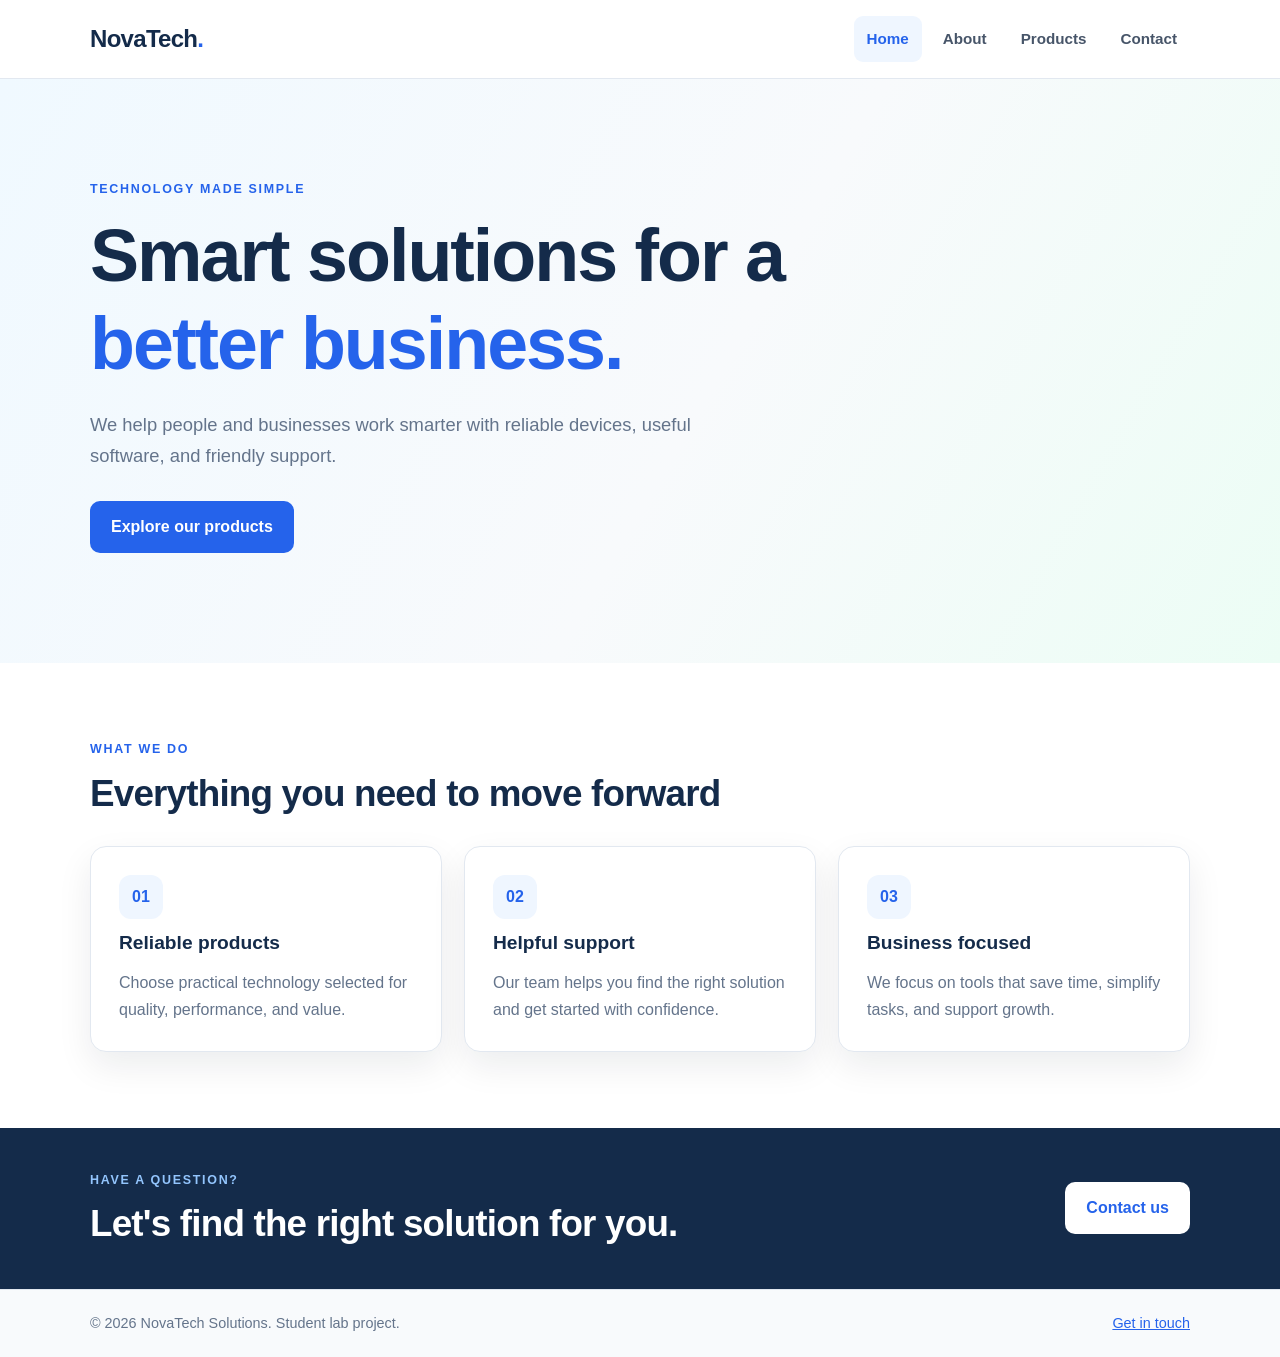
<file: index.html>
<!DOCTYPE html>
<html lang="en">
<head>
  <meta charset="UTF-8">
  <meta name="viewport" content="width=device-width, initial-scale=1.0">
  <meta name="description" content="Welcome to NovaTech Solutions, practical technology for modern businesses.">
  <title>Home | NovaTech Solutions</title>
  <link rel="stylesheet" href="style.css">
</head>
<body>
  <header class="site-header">
    <div class="container header-inner">
      <a class="logo" href="index.html">NovaTech<span>.</span></a>
      <nav aria-label="Main navigation">
        <ul class="nav-list">
          <li><a href="index.html" aria-current="page">Home</a></li>
          <li><a href="about.html">About</a></li>
          <li><a href="products.html">Products</a></li>
          <li><a href="contact.html">Contact</a></li>
        </ul>
      </nav>
    </div>
  </header>

  <main>
    <section class="hero">
      <div class="container hero-content">
        <p class="eyebrow">Technology made simple</p>
        <h1>Smart solutions for a <span>better business.</span></h1>
        <p class="hero-copy">We help people and businesses work smarter with reliable devices, useful software, and friendly support.</p>
        <a class="button" href="products.html">Explore our products</a>
      </div>
    </section>

    <section class="section container">
      <div class="section-heading">
        <p class="eyebrow">What we do</p>
        <h2>Everything you need to move forward</h2>
      </div>
      <div class="cards">
        <article class="card">
          <div class="card-icon" aria-hidden="true">01</div>
          <h3>Reliable products</h3>
          <p>Choose practical technology selected for quality, performance, and value.</p>
        </article>
        <article class="card">
          <div class="card-icon" aria-hidden="true">02</div>
          <h3>Helpful support</h3>
          <p>Our team helps you find the right solution and get started with confidence.</p>
        </article>
        <article class="card">
          <div class="card-icon" aria-hidden="true">03</div>
          <h3>Business focused</h3>
          <p>We focus on tools that save time, simplify tasks, and support growth.</p>
        </article>
      </div>
    </section>
    <section class="cta-band">
      <div class="container cta-inner">
        <div>
          <p class="eyebrow">Have a question?</p>
          <h2>Let's find the right solution for you.</h2>
        </div>
        <a class="button button-light" href="contact.html">Contact us</a>
      </div>
    </section>
  </main>

  <footer class="site-footer">
    <div class="container footer-inner">
      <p>© 2026 NovaTech Solutions. Student lab project.</p>
      <p><a href="contact.html">Get in touch</a></p>
    </div>
  </footer>
</body>
</html>
</file>
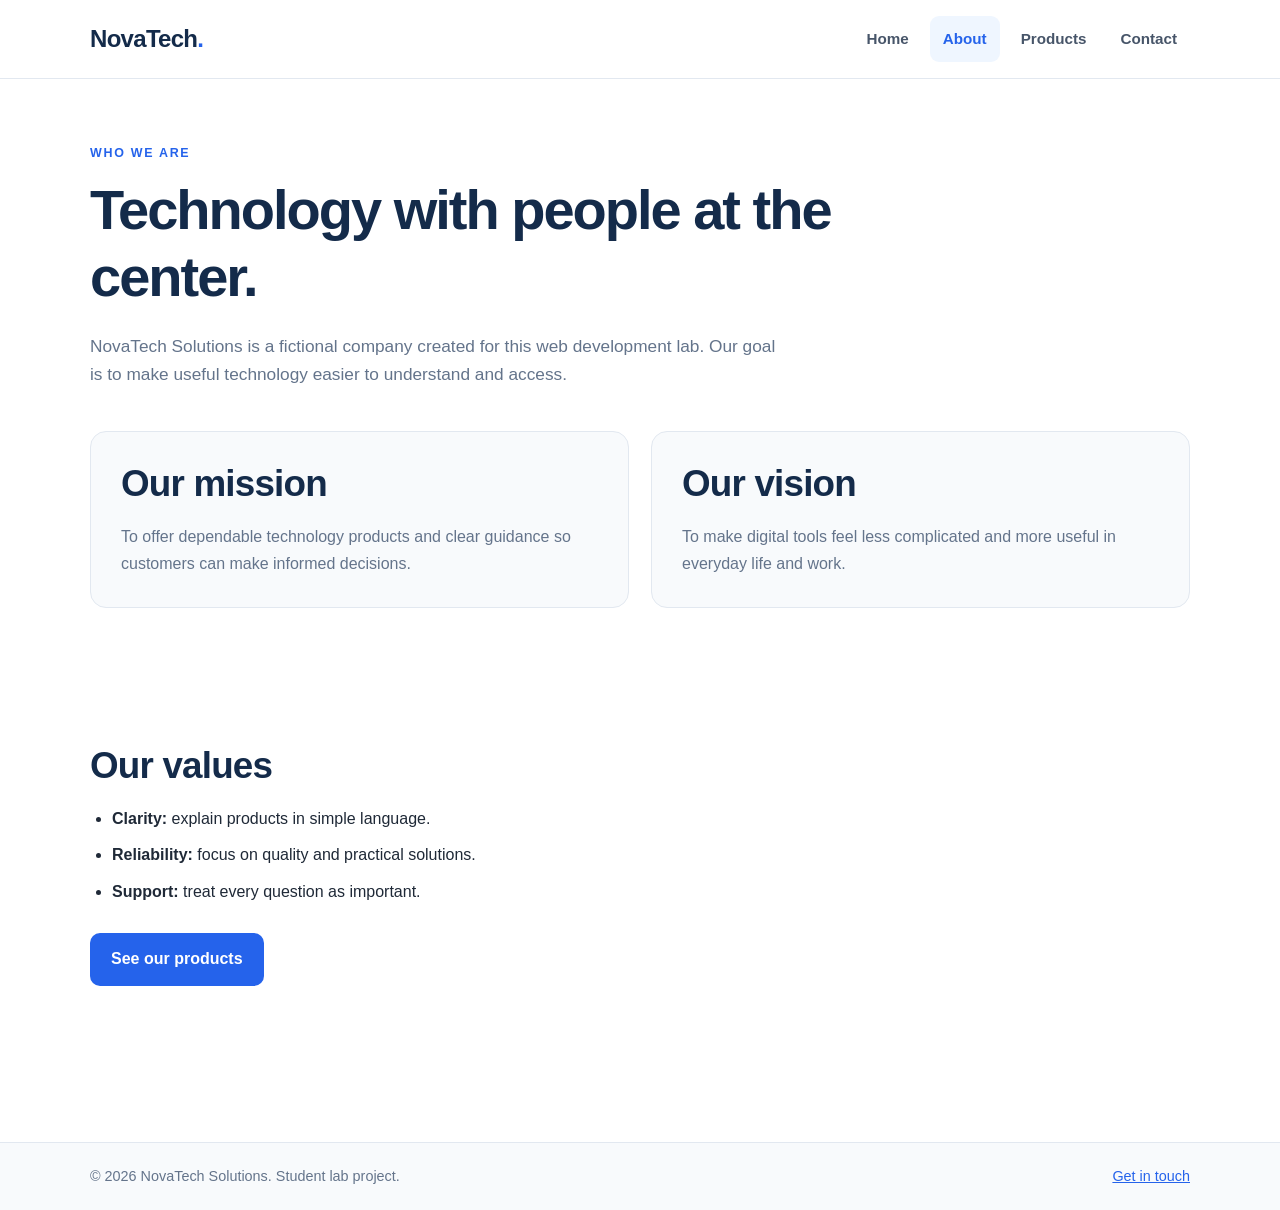
<file: about.html>
<!DOCTYPE html>
<html lang="en">
<head>
  <meta charset="UTF-8">
  <meta name="viewport" content="width=device-width, initial-scale=1.0">
  <meta name="description" content="Learn about NovaTech Solutions and our mission.">
  <title>About | NovaTech Solutions</title>
  <link rel="stylesheet" href="style.css">
</head>
<body>
  <header class="site-header">
    <div class="container header-inner">
      <a class="logo" href="index.html">NovaTech<span>.</span></a>
      <nav aria-label="Main navigation">
        <ul class="nav-list">
          <li><a href="index.html">Home</a></li>
          <li><a href="about.html" aria-current="page">About</a></li>
          <li><a href="products.html">Products</a></li>
          <li><a href="contact.html">Contact</a></li>
        </ul>
      </nav>
    </div>
  </header>

  <main class="container page-main">
    <section class="page-intro">
      <p class="eyebrow">Who we are</p>
      <h1>Technology with people at the center.</h1>
      <p>NovaTech Solutions is a fictional company created for this web development lab. Our goal is to make useful technology easier to understand and access.</p>
    </section>

    <section class="about-grid">
      <article class="info-panel">
        <h2>Our mission</h2>
        <p>To offer dependable technology products and clear guidance so customers can make informed decisions.</p>
      </article>
      <article class="info-panel">
        <h2>Our vision</h2>
        <p>To make digital tools feel less complicated and more useful in everyday life and work.</p>
      </article>
    </section>

    <section class="section">
      <h2>Our values</h2>
      <ul class="value-list">
        <li><strong>Clarity:</strong> explain products in simple language.</li>
        <li><strong>Reliability:</strong> focus on quality and practical solutions.</li>
        <li><strong>Support:</strong> treat every question as important.</li>
      </ul>
      <a class="button" href="products.html">See our products</a>
    </section>
  </main>

  <footer class="site-footer">
    <div class="container footer-inner">
      <p>© 2026 NovaTech Solutions. Student lab project.</p>
      <p><a href="contact.html">Get in touch</a></p>
    </div>
  </footer>
</body>
</html>
</file>
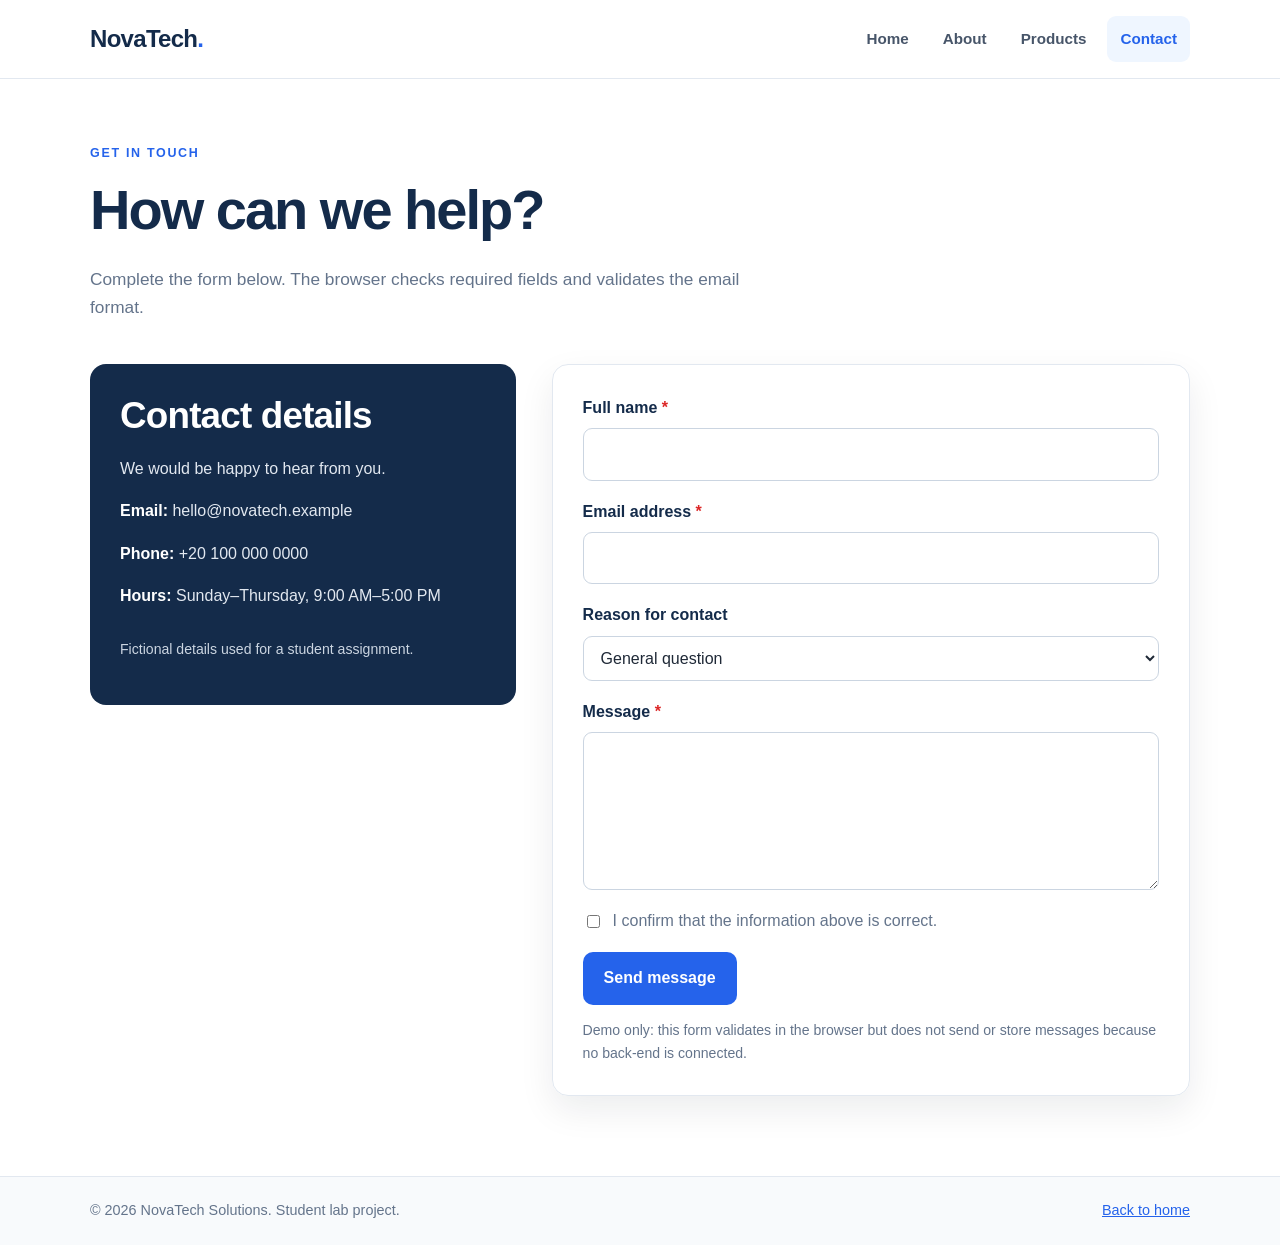
<file: contact.html>
<!DOCTYPE html>
<html lang="en">
<head>
  <meta charset="UTF-8">
  <meta name="viewport" content="width=device-width, initial-scale=1.0">
  <meta name="description" content="Contact NovaTech Solutions.">
  <title>Contact | NovaTech Solutions</title>
  <link rel="stylesheet" href="style.css">
</head>
<body>
  <header class="site-header">
    <div class="container header-inner">
      <a class="logo" href="index.html">NovaTech<span>.</span></a>
      <nav aria-label="Main navigation">
        <ul class="nav-list">
          <li><a href="index.html">Home</a></li>
          <li><a href="about.html">About</a></li>
          <li><a href="products.html">Products</a></li>
          <li><a href="contact.html" aria-current="page">Contact</a></li>
        </ul>
      </nav>
    </div>
  </header>

  <main class="container page-main">
    <section class="page-intro">
      <p class="eyebrow">Get in touch</p>
      <h1>How can we help?</h1>
      <p>Complete the form below. The browser checks required fields and validates the email format.</p>
    </section>

    <section class="contact-layout">
      <div class="contact-details">
        <h2>Contact details</h2>
        <p>We would be happy to hear from you.</p>
        <p><strong>Email:</strong> hello@novatech.example</p>
        <p><strong>Phone:</strong> +20 100 000 0000</p>
        <p><strong>Hours:</strong> Sunday–Thursday, 9:00 AM–5:00 PM</p>
        <p class="small-note">Fictional details used for a student assignment.</p>
      </div>

      <form class="contact-form" action="#" method="post">
        <div class="form-row">
          <label for="full-name">Full name <span aria-hidden="true">*</span></label>
          <input type="text" id="full-name" name="full-name" autocomplete="name" minlength="2" maxlength="80" required>
        </div>
        <div class="form-row">
          <label for="email">Email address <span aria-hidden="true">*</span></label>
          <input type="email" id="email" name="email" autocomplete="email" required>
        </div>
        <div class="form-row">
          <label for="topic">Reason for contact</label>
          <select id="topic" name="topic">
            <option value="general">General question</option>
            <option value="product">Product information</option>
            <option value="support">Technical support</option>
          </select>
        </div>
        <div class="form-row">
          <label for="message">Message <span aria-hidden="true">*</span></label>
          <textarea id="message" name="message" rows="5" minlength="10" maxlength="1000" required></textarea>
        </div>
        <div class="form-row checkbox-row">
          <input type="checkbox" id="consent" name="consent" required>
          <label for="consent">I confirm that the information above is correct.</label>
        </div>
        <button class="button" type="submit">Send message</button>
        <p class="small-note">Demo only: this form validates in the browser but does not send or store messages because no back-end is connected.</p>
      </form>
    </section>
  </main>

  <footer class="site-footer">
    <div class="container footer-inner">
      <p>© 2026 NovaTech Solutions. Student lab project.</p>
      <p><a href="index.html">Back to home</a></p>
    </div>
  </footer>
</body>
</html>
</file>
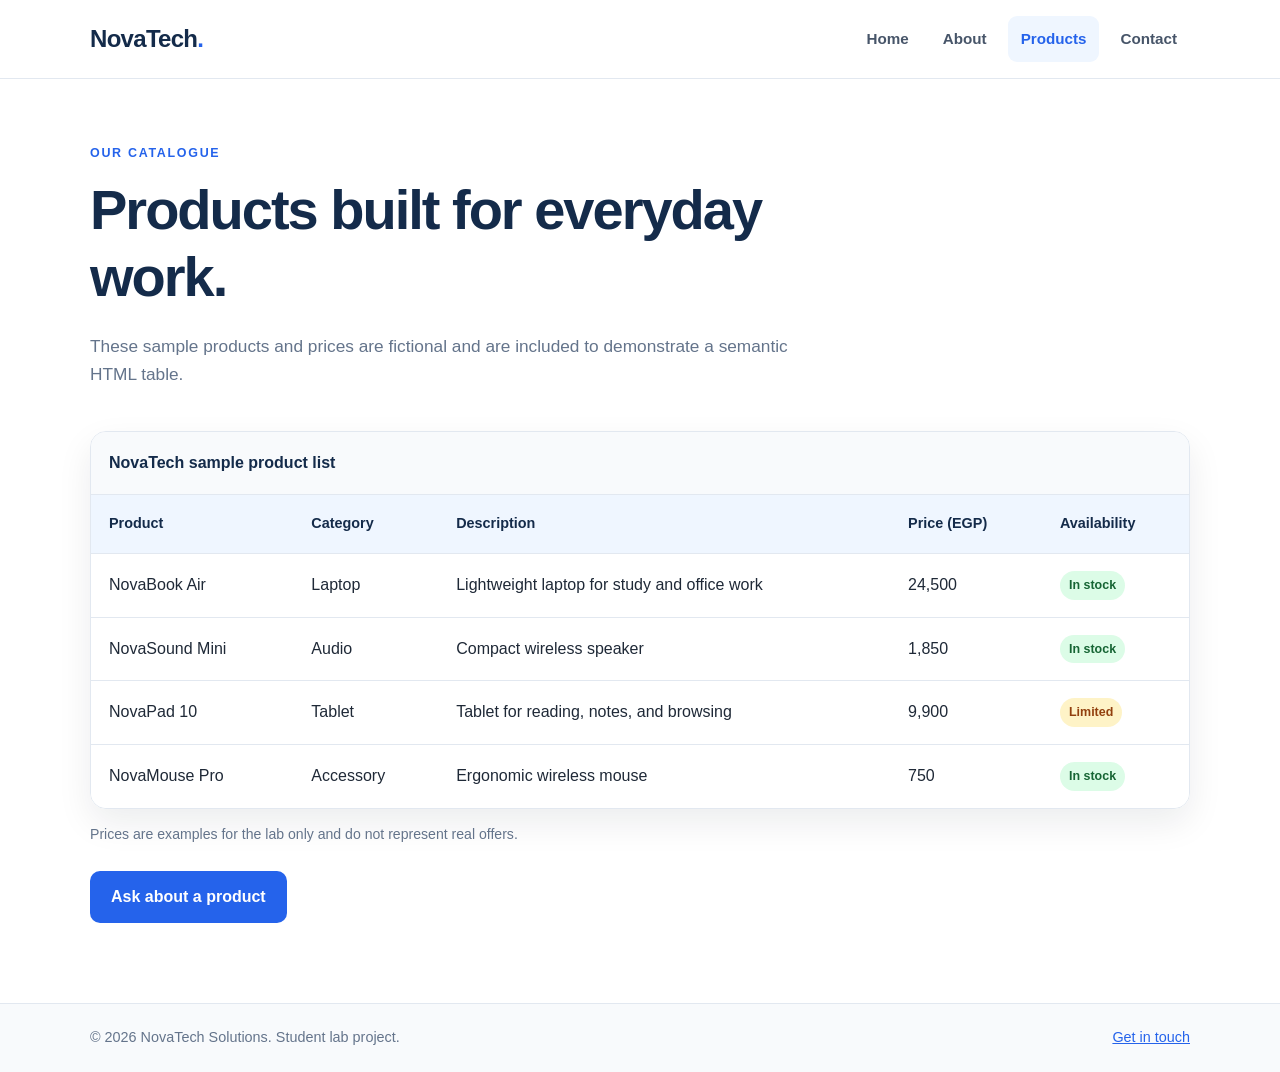
<file: products.html>
<!DOCTYPE html>
<html lang="en">
<head>
  <meta charset="UTF-8">
  <meta name="viewport" content="width=device-width, initial-scale=1.0">
  <meta name="description" content="Browse example products from NovaTech Solutions.">
  <title>Products | NovaTech Solutions</title>
  <link rel="stylesheet" href="style.css">
</head>
<body>
  <header class="site-header">
    <div class="container header-inner">
      <a class="logo" href="index.html">NovaTech<span>.</span></a>
      <nav aria-label="Main navigation">
        <ul class="nav-list">
          <li><a href="index.html">Home</a></li>
          <li><a href="about.html">About</a></li>
          <li><a href="products.html" aria-current="page">Products</a></li>
          <li><a href="contact.html">Contact</a></li>
        </ul>
      </nav>
    </div>
  </header>

  <main class="container page-main">
    <section class="page-intro">
      <p class="eyebrow">Our catalogue</p>
      <h1>Products built for everyday work.</h1>
      <p>These sample products and prices are fictional and are included to demonstrate a semantic HTML table.</p>
    </section>

    <section class="table-wrap" aria-label="Product catalogue">
      <table>
        <caption>NovaTech sample product list</caption>
        <thead>
          <tr>
            <th scope="col">Product</th>
            <th scope="col">Category</th>
            <th scope="col">Description</th>
            <th scope="col">Price (EGP)</th>
            <th scope="col">Availability</th>
          </tr>
        </thead>
        <tbody>
          <tr>
            <td>NovaBook Air</td>
            <td>Laptop</td>
            <td>Lightweight laptop for study and office work</td>
            <td>24,500</td>
            <td><span class="status available">In stock</span></td>
          </tr>
          <tr>
            <td>NovaSound Mini</td>
            <td>Audio</td>
            <td>Compact wireless speaker</td>
            <td>1,850</td>
            <td><span class="status available">In stock</span></td>
          </tr>
          <tr>
            <td>NovaPad 10</td>
            <td>Tablet</td>
            <td>Tablet for reading, notes, and browsing</td>
            <td>9,900</td>
            <td><span class="status limited">Limited</span></td>
          </tr>
          <tr>
            <td>NovaMouse Pro</td>
            <td>Accessory</td>
            <td>Ergonomic wireless mouse</td>
            <td>750</td>
            <td><span class="status available">In stock</span></td>
          </tr>
        </tbody>
      </table>
    </section>
    <p class="table-note">Prices are examples for the lab only and do not represent real offers.</p>
    <a class="button" href="contact.html">Ask about a product</a>
  </main>

  <footer class="site-footer">
    <div class="container footer-inner">
      <p>© 2026 NovaTech Solutions. Student lab project.</p>
      <p><a href="contact.html">Get in touch</a></p>
    </div>
  </footer>
</body>
</html>
</file>
<file: style.css>
/* NovaTech Solutions — shared styles for the four lab pages */
:root {
  --navy: #142b4a;
  --blue: #2563eb;
  --blue-dark: #1d4ed8;
  --mint: #dff7ef;
  --ink: #1f2937;
  --muted: #64748b;
  --paper: #f8fafc;
  --white: #ffffff;
  --border: #e2e8f0;
  --radius: 16px;
  --shadow: 0 14px 35px rgba(15, 23, 42, 0.08);
}

* { box-sizing: border-box; }
html { scroll-behavior: smooth; }
body {
  margin: 0;
  color: var(--ink);
  background: var(--white);
  font-family: Arial, Helvetica, sans-serif;
  line-height: 1.65;
}
a { color: var(--blue); }
a:focus-visible, button:focus-visible, input:focus-visible, select:focus-visible, textarea:focus-visible {
  outline: 3px solid #f59e0b;
  outline-offset: 3px;
}
.container { width: min(1100px, calc(100% - 40px)); margin-inline: auto; }
.site-header {
  background: var(--white);
  border-bottom: 1px solid var(--border);
  position: relative;
  z-index: 2;
}
.header-inner { min-height: 78px; display: flex; align-items: center; justify-content: space-between; gap: 24px; }
.logo { color: var(--navy); text-decoration: none; font-size: 1.5rem; font-weight: 800; letter-spacing: -0.7px; }
.logo span { color: var(--blue); }
.nav-list { display: flex; flex-wrap: wrap; align-items: center; gap: 8px; list-style: none; margin: 0; padding: 0; }
.nav-list a { display: block; padding: 10px 13px; color: #475569; text-decoration: none; border-radius: 9px; font-weight: 700; font-size: 0.95rem; }
.nav-list a:hover, .nav-list a[aria-current="page"] { color: var(--blue); background: #eff6ff; }
.hero { overflow: hidden; background: linear-gradient(120deg, #f0f9ff 0%, #f8fafc 55%, #ecfdf5 100%); padding: 100px 0 110px; }
.hero-content { max-width: 1100px; }
.eyebrow { color: var(--blue); font-size: 0.78rem; font-weight: 800; letter-spacing: 1.7px; text-transform: uppercase; margin: 0 0 12px; }
h1, h2, h3 { color: var(--navy); line-height: 1.2; }
h1 { font-size: clamp(2.4rem, 6vw, 4.6rem); letter-spacing: -2px; max-width: 780px; margin: 0 0 22px; }
h1 span { color: var(--blue); }
h2 { font-size: clamp(1.7rem, 3vw, 2.3rem); letter-spacing: -0.8px; margin: 0 0 18px; }
h3 { font-size: 1.2rem; margin: 12px 0; }
.hero-copy { color: var(--muted); font-size: 1.15rem; max-width: 620px; margin: 0 0 30px; }
.button { display: inline-block; border: 0; border-radius: 10px; padding: 13px 21px; background: var(--blue); color: var(--white); font: inherit; font-weight: 700; text-decoration: none; cursor: pointer; transition: background 0.2s ease, transform 0.2s ease; }
.button:hover { background: var(--blue-dark); transform: translateY(-1px); }
.button-light { background: var(--white); color: var(--blue); }
.button-light:hover { background: #eff6ff; color: var(--blue-dark); }
.section { padding-top: 76px; padding-bottom: 76px; }
.section-heading { max-width: 650px; margin-bottom: 30px; }
.cards { display: grid; grid-template-columns: repeat(3, 1fr); gap: 22px; }
.card { border: 1px solid var(--border); border-radius: var(--radius); padding: 28px; background: var(--white); box-shadow: var(--shadow); }
.card p, .info-panel p { color: var(--muted); margin-bottom: 0; }
.card-icon { width: 44px; height: 44px; display: grid; place-items: center; border-radius: 12px; color: var(--blue); background: #eff6ff; font-weight: 800; }
.cta-band { background: var(--navy); color: var(--white); padding: 42px 0; }
.cta-inner { display: flex; justify-content: space-between; align-items: center; gap: 24px; }
.cta-inner h2 { color: var(--white); margin: 0; }
.cta-inner .eyebrow { color: #93c5fd; }
.site-footer { background: #f8fafc; border-top: 1px solid var(--border); padding: 22px 0; }
.footer-inner { display: flex; align-items: center; justify-content: space-between; gap: 16px; color: var(--muted); font-size: 0.9rem; }
.footer-inner p { margin: 0; }
.page-main { min-height: 70vh; padding-top: 64px; padding-bottom: 80px; }
.page-intro { max-width: 760px; margin-bottom: 42px; }
.page-intro h1 { font-size: clamp(2.2rem, 5vw, 3.5rem); }
.page-intro > p:last-child { max-width: 700px; color: var(--muted); font-size: 1.08rem; }
.about-grid { display: grid; grid-template-columns: repeat(2, 1fr); gap: 22px; margin: 34px 0 60px; }
.info-panel { padding: 30px; background: var(--paper); border: 1px solid var(--border); border-radius: var(--radius); }
.value-list { padding-left: 22px; margin: 0 0 28px; }
.value-list li { margin-bottom: 10px; }
.table-wrap { overflow-x: auto; border: 1px solid var(--border); border-radius: var(--radius); box-shadow: var(--shadow); }
table { width: 100%; border-collapse: collapse; min-width: 760px; background: var(--white); text-align: left; }
caption { padding: 18px; color: var(--navy); font-weight: 800; text-align: left; background: #f8fafc; }
th, td { padding: 17px 18px; border-top: 1px solid var(--border); }
th { color: var(--navy); background: #eff6ff; font-size: 0.9rem; }
tbody tr:hover { background: #f8fafc; }
.status { display: inline-block; padding: 4px 9px; border-radius: 999px; font-size: 0.78rem; font-weight: 700; }
.available { color: #166534; background: #dcfce7; }
.limited { color: #92400e; background: #fef3c7; }
.table-note, .small-note { color: var(--muted); font-size: 0.88rem; }
.table-note { margin: 14px 0 25px; }
.contact-layout { display: grid; grid-template-columns: 0.8fr 1.2fr; gap: 36px; align-items: start; }
.contact-details { background: var(--navy); color: #e2e8f0; padding: 30px; border-radius: var(--radius); }
.contact-details h2 { color: var(--white); }
.contact-details strong { color: var(--white); }
.contact-details .small-note { color: #cbd5e1; margin-top: 28px; }
.contact-form { padding: 30px; border: 1px solid var(--border); border-radius: var(--radius); box-shadow: var(--shadow); }
.form-row { display: flex; flex-direction: column; gap: 7px; margin-bottom: 18px; }
.form-row label { color: var(--navy); font-weight: 700; }
.form-row label span { color: #dc2626; }
input, select, textarea { width: 100%; border: 1px solid #cbd5e1; border-radius: 9px; padding: 12px 13px; color: var(--ink); background: var(--white); font: inherit; }
textarea { resize: vertical; }
.checkbox-row { flex-direction: row; align-items: flex-start; gap: 10px; }
.checkbox-row input { width: auto; margin-top: 7px; }
.checkbox-row label { font-weight: 400; color: var(--muted); }
.contact-form .small-note { margin-bottom: 0; }

@media (max-width: 760px) {
  .header-inner { padding: 16px 0; align-items: flex-start; flex-direction: column; gap: 10px; }
  .nav-list { gap: 2px; }
  .nav-list a { padding: 8px 10px; }
  .hero { padding: 72px 0 80px; }
  .cards, .about-grid, .contact-layout { grid-template-columns: 1fr; }
  .section { padding-top: 55px; padding-bottom: 55px; }
  .cta-inner, .footer-inner { align-items: flex-start; flex-direction: column; }
  .contact-form, .contact-details { padding: 22px; }
}
</file>
